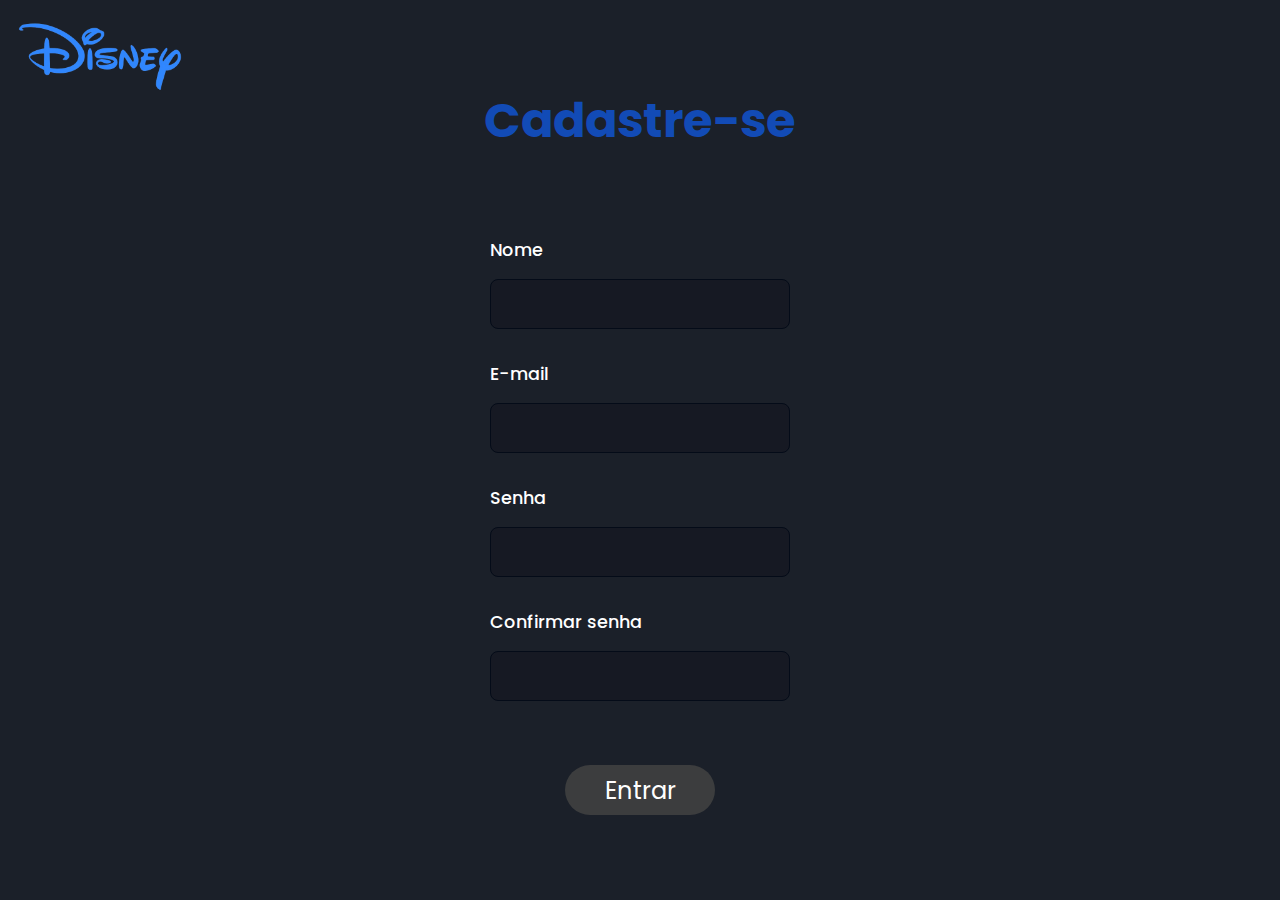
<file: Nova pasta/pages/cadastro.html>
<!DOCTYPE html>
<html lang="pt-br">
<head>
    <meta charset="UTF-8">
    <meta http-equiv="X-UA-Compatible" content="IE=edge">
    <meta name="viewport" content="width=device-width, initial-scale=1.0">
    <link rel="icon" href="../img/img/11629583767ppt52intyywbgw4r7tlv7bsidlbzytu9ji2x0g5yndoshjbsgiieewdyuwaoccbgqj0nmr2bc41230grgkdfp0ohtoj58ad2fv4p-removebg-preview.png" type="image/icon">
    <title>cadastro</title>
    <link rel="stylesheet" href="../css/cadastro.css">
    <link rel="stylesheet" href="../js/js/cadastro.js">
</head>
<body>
    <nav>
        <div class="disney">
        <div class="logo">
            <a href="../index.html">
            <img src="../img/img/11629583767ppt52intyywbgw4r7tlv7bsidlbzytu9ji2x0g5yndoshjbsgiieewdyuwaoccbgqj0nmr2bc41230grgkdfp0ohtoj58ad2fv4p-removebg-preview.png" alt="Início">
        </a>
        </div>
        </div>
    </nav>
    <main>
        <h1>Cadastre-se</h1>
        <form action="">
            
            <label for="name">
                <span>Nome</span>
                <input type="text" id='name' name="name">
            </label>

            <label for="email">
                <span>E-mail</span>
                <input type="email" id='email' name="email">
            </label>

            <label for="password">
                <span>Senha</span>
                <input type="password" id='password' name="password">
            </label>

            <label for="password">
                <span>Confirmar senha</span>
                <input type="password" id='password' name="password">
            </label>

            <input type="submit" value="Entrar" id="button">

        </form>
    </main>
    </section>
</body>
</html>
</file>
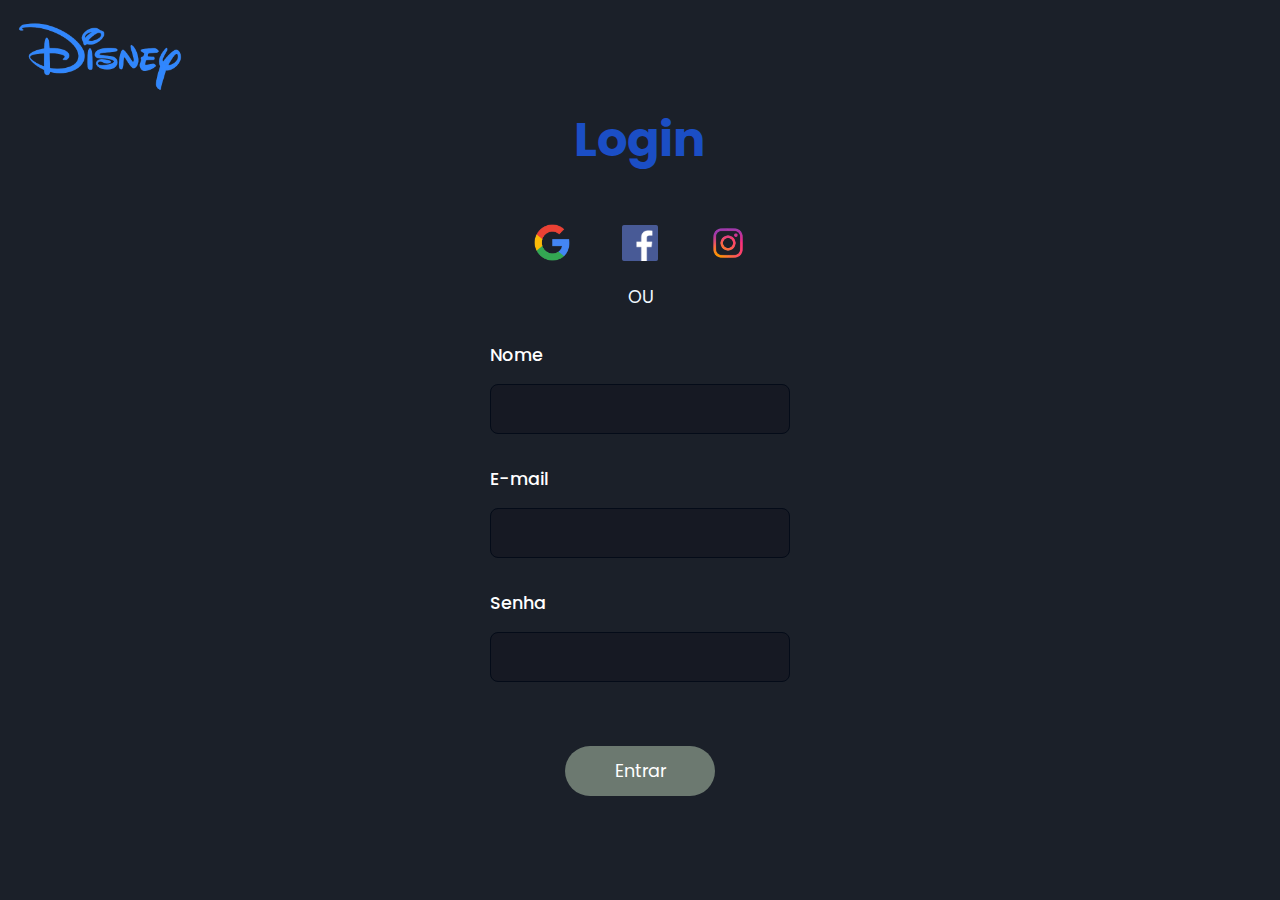
<file: Nova pasta/pages/formulario.html>
<!DOCTYPE html>
<html lang="pt-br">
<head>
    <meta charset="UTF-8">
    <meta http-equiv="X-UA-Compatible" content="IE=edge">
    <meta name="viewport" content="width=device-width, initial-scale=1.0">
    <link rel="icon" href="../img/img/11629583767ppt52intyywbgw4r7tlv7bsidlbzytu9ji2x0g5yndoshjbsgiieewdyuwaoccbgqj0nmr2bc41230grgkdfp0ohtoj58ad2fv4p-removebg-preview.png" type="image/icon">

    
    <title>formulario</title>
    <link rel="stylesheet" href="../css/form.css">
    <link rel="stylesheet" href="../js/js/form.js">
</head>

<body>
    <nav>
        <div class="disney">
        <div class="logo">
            <a href="../index.html">
            <img src="../img/img/11629583767ppt52intyywbgw4r7tlv7bsidlbzytu9ji2x0g5yndoshjbsgiieewdyuwaoccbgqj0nmr2bc41230grgkdfp0ohtoj58ad2fv4p-removebg-preview.png" alt="Início">
        </a>
        </div>
        </div>
    </nav>
    <main>
        <h1>Login</h1>
        <div class="social-media">
            <a href="https://google.com">
                <img src="../img/img/google-g-icon-removebg-preview.png" alt="Google">
            </a>
            <a href="https://pt-br.facebook.com/login/device-based/regular/login/">
                <img src="../img/img/facebook.png" alt="Facebook">
            </a>
            <a href="https://www.instagram.com/">
                <img src="../img/img/criativo-65946738a901dMDIvMDEvMjAyNCAxNmg0Mg__-removebg-preview.png" alt="Instagram">
            </a>
        </div>

        <div class="alternative">
            <span>OU</span>
        </div>

        <form action="">
            <label for="name">
                <span>Nome</span>
                <input type="text" id="name" name="name">
            </label>

            <label for="email">
                <span>E-mail</span>
                <input type="email" id="email" name="email">
            </label>

            <label for="password">
                <span>Senha</span>
                <input type="password" id="password" name="password">
            </label>

            <input type="submit" value="Entrar" id="button">

        
       
        </form>
    </main>
    </section>
</body>
</html>
</file>
<file: Nova pasta/css/cadastro.css>
@import url('https://fonts.googleapis.com/css2?family=Poppins:wght@100;200;300;400;500;600&display=swap');    

* {
    margin: 0;
    padding: 0;
    border: 0;
    box-sizing: border-box;
    font-family: "Poppins", sans-serif;
}
nav img {
    max-width: 200px;
    height: auto;
    width: 80%;
    position: absolute;
    top: 0;
    left: 0;
 }

body {
    background: #1B2029;
    color: white;
    font-weight: 500;
    display: flex;
    min-height: 100vh;
    min-width: 100vw;
    display: flex;
    justify-content: center;
}

main {
    width: 50vw;
    display: flex;
    flex-direction: column;
    align-items: center;
    justify-content: center;
}

main h1 {
    font-size: 3rem;
    margin-bottom: 3rem;
    text-align: center;
    color: #124bb6;
}

main.social-media {
    display: flex;
    align-content: center;
}

main .social-media a {
    text-decoration: none;
}

main .social-media img {
    width: 36px;
    margin-left: 3rem;
}

main .social-media a:first-child img {
    margin-left: 0;
}

main .alternative {
    margin-top: 1rem;
}

main .alternative span {
    font-size: 1.1rem;
    font-weight: 400;
    color: #124bb6;
    position: relative;
}

main .alternative span::before, main .alternative span::after {
    position: absolute;
    height: 1px;
    width: 100px;
    bottom: 50%;
    right: 50px;
    position: relative;;
}

main .alternative span::after {
    left: 50px;
}

main form {
    display: flex;
    flex-direction: column;
    align-items: center;
}

main form label {
    display: flex;
    flex-direction: column;
}

main form label span {
    font-size: 1.1rem;
    margin-top: 2rem;
}

main form input {
    background: #161923;
    width: 300px;
    height: 50px;
    padding: 0 0.5rem;
    margin-top: 1rem;
    outline: none;
    color: aliceblue;
    font-size: 1rem;
    border: 1px solid #040B18;
    border-radius: 8px;
}

main form input[type="submit"] {
    cursor: pointer;
    width: 50%;
    margin-top: 4rem;
    border: none;
    border-radius: 32px;
    background: #3c3d3e;
    color: white;
    font-size: 1.5rem;
    transition: all .3s ease-in-out;
}

main form input[type="submit"]:hover {
    background: #124bb6;
}

section.images {
    width: 50vw;
    display: flex;
    align-items: flex-end;
    justify-content: flex-end;
    padding: 4rem;
}

section.images img {
    left: 100%;
}

section.images .circle {
    position: absolute;
    height: 100%;
    width: 100%;
    top: 0;
    left: 200;

}

@media only screen and (min-width: 900px) and (max-width: 1200px) {
    section.images img {
        width: 100%;
    }

    section.images .circle {
        clip-path: circle(35% at right 20%);
    }
}

@media only screen and (max-width: 900px) {
    section.images {
        display: none;
        visibility: hidden;
    }

    main {
        width: 100vw;
    }
}

@media only screen and (max-width: 450px) {
    main h1 {
        font-size: 2rem;
    }

    main .alternative span {
        font-size: 0.8rem;
    }

    main form label span, main form input[type="submit"] {
        font-size: 1rem;
    }
}
</file>
<file: Nova pasta/css/form.css>
@import url('https://fonts.googleapis.com/css2?family=Poppins:wght@100;200;300;400;500;600&display=swap');

* {
    margin: 0;
    padding: 0;
    border: 0;
    box-sizing: border-box;
   
    font-family: "Poppins", sans-serif;

}
nav img {
   max-width: 200px;
   height: auto;
   width: 80%;
   position: absolute;
   top: 0;
   left: 0;
}


body {
    background: #1B2029;
    color: white;
    font-weight: 500;
    display: flex;
    min-height: 100vh;
    min-width: 100vw;
    display: flex;
    justify-content: center;
}

main {
    width: 50vw;
    display: flex;
    flex-direction: column;
    align-items: center;
    justify-content: center;
    
}

main h1  {
    color: #1b4ec5;
    font-size: 3rem;
    margin-bottom: 3rem;
    text-align: center;
}

main.social-media {
    display: flex;
    align-content: center;
}

main .social-media a {
    text-decoration: none;
}

main .social-media img {
    width: 36px;
    margin-left: 3rem;
}

main .social-media a:first-child img {
    margin-left: 0;
}

main .alternative {
    margin-top: 1rem;
    color: aliceblue;
}

main .alternative span {
    font-size: 1.1rem;
    font-weight: 400;
    color: aliceblue;
    position: relative;
}

main .alternative span::before, main .alternative span::after {
    position: absolute;
    content: '';
    height: 1px;
    width: 100px;
    bottom: 50%;
    right: 50px;
    background:  #1951c9;
    position: relative;;
}

main .alternative span::after {
    left: 50px;
}

main form {
    display: flex;
    flex-direction: column;
    align-items: center;
}

main form label {
    display: flex;
    flex-direction: column;
}

main form label span {
    font-size: 1.1rem;
    margin-top: 2rem;
}

main form input {
    background: #161923;
    width: 300px;
    height: 50px;
    padding: 0 0.5rem;
    margin-top: 1rem;
    outline: none;
    color:  aliceblue;
    font-size: 1rem;
    border: 1px solid #040B18;
    border-radius: 8px;
}

main form input[type="submit"] {
    cursor: pointer;
    width: 50%;
    margin-top: 4rem;
    border: none;
    border-radius: 32px;
    background: #6c7970;
    color: white;
    font-size: 1.1rem;
    transition: all .3s ease-in-out;
}

main form input[type="submit"]:hover {
    background: #1951c9;
}

section.images {
    width: 50vw;
    display: flex;
    align-items: flex-end;
    justify-content: flex-end;
    padding: 4rem;
}

section.images img {
    width: 100%;
}

section.images .circle {
    position: absolute;
    height: 100%;
    width: 100%;
    top: 0;
    left: 0;

}

@media only screen and (min-width: 900px) and (max-width: 1200px) {
    section.images img {
        width: 110%;
    }

    section.images .circle {
        clip-path: circle(35% at right 80%);
    }
}

@media only screen and (max-width: 900px) {
    section.images {
        display: none;
        visibility: hidden;
    }

    main {
        width: 100vw;
    }
}

@media only screen and (max-width: 450px) {
    main h1 {
        font-size: 2rem;
    }

    main .alternative span {
        font-size: 0.8rem;
    }

    main form label span, main form input[type="submit"] {
        font-size: 1rem;
    }
}
</file>
